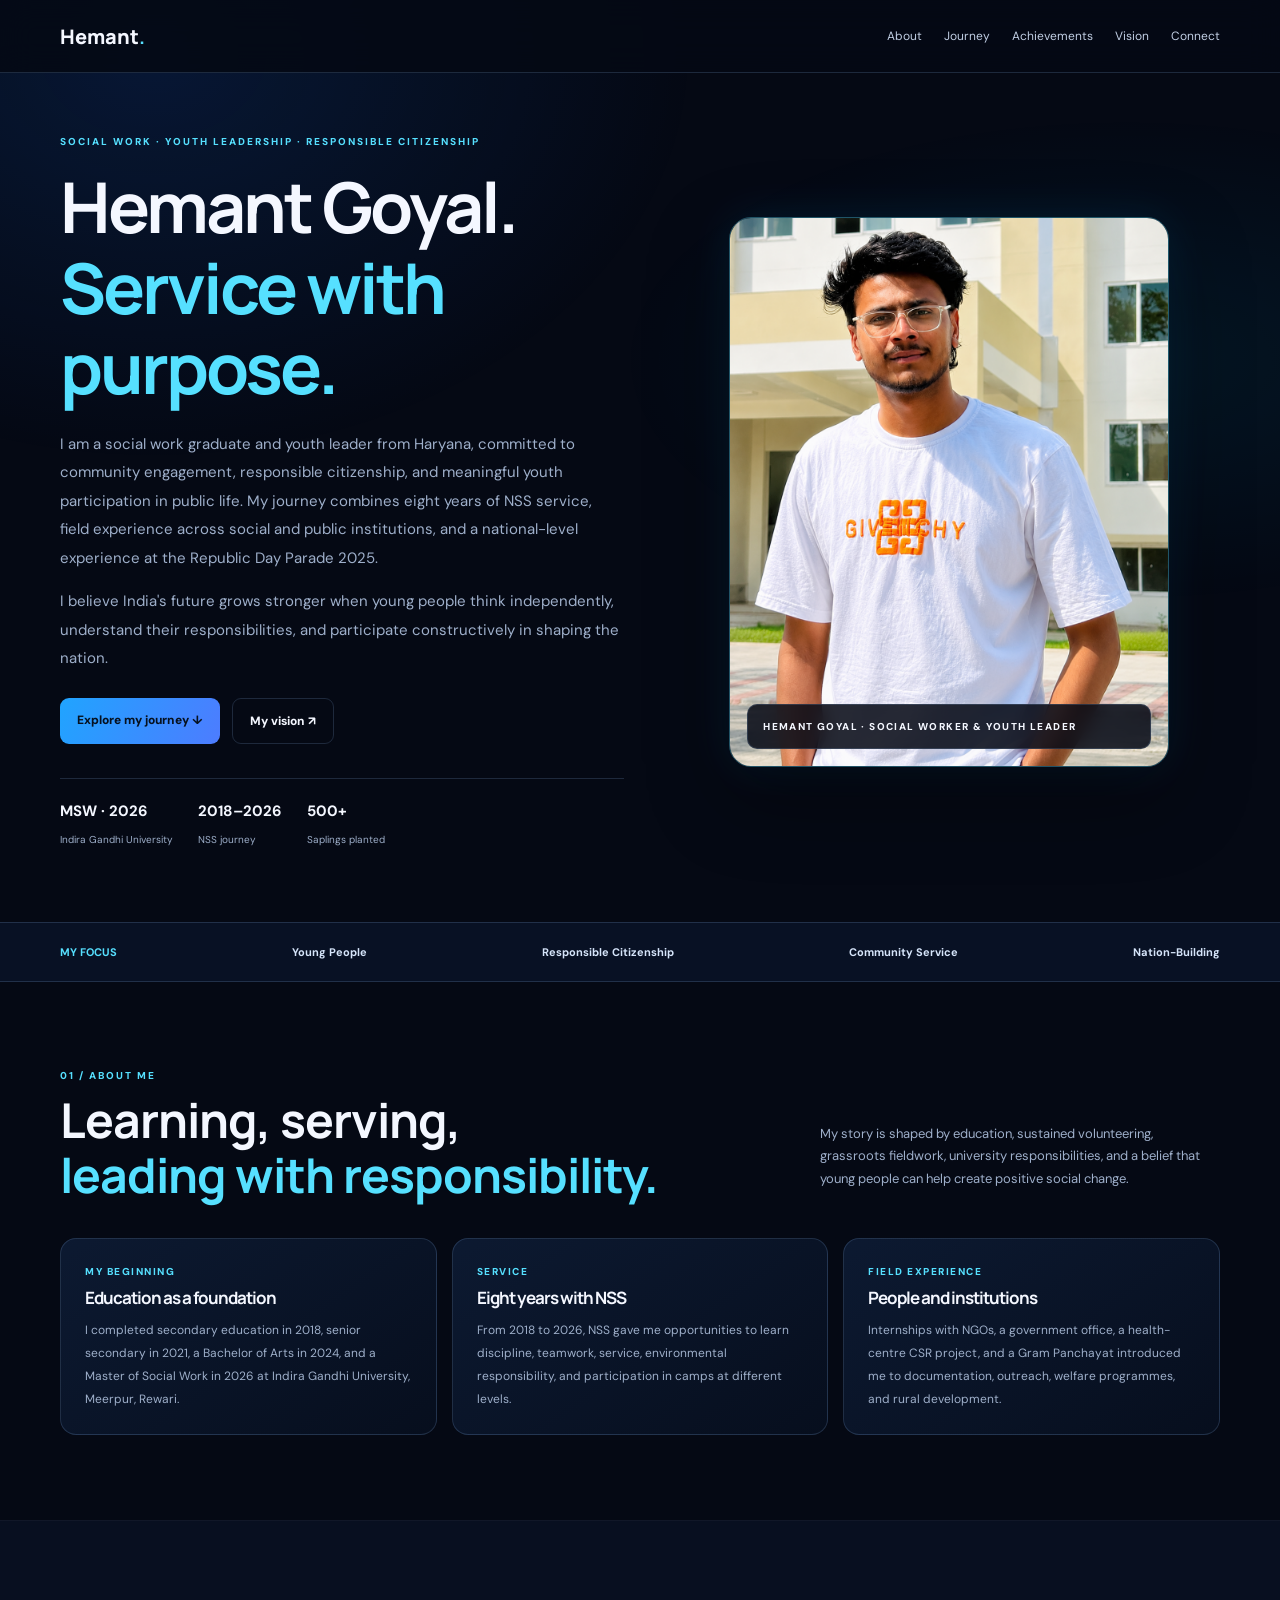
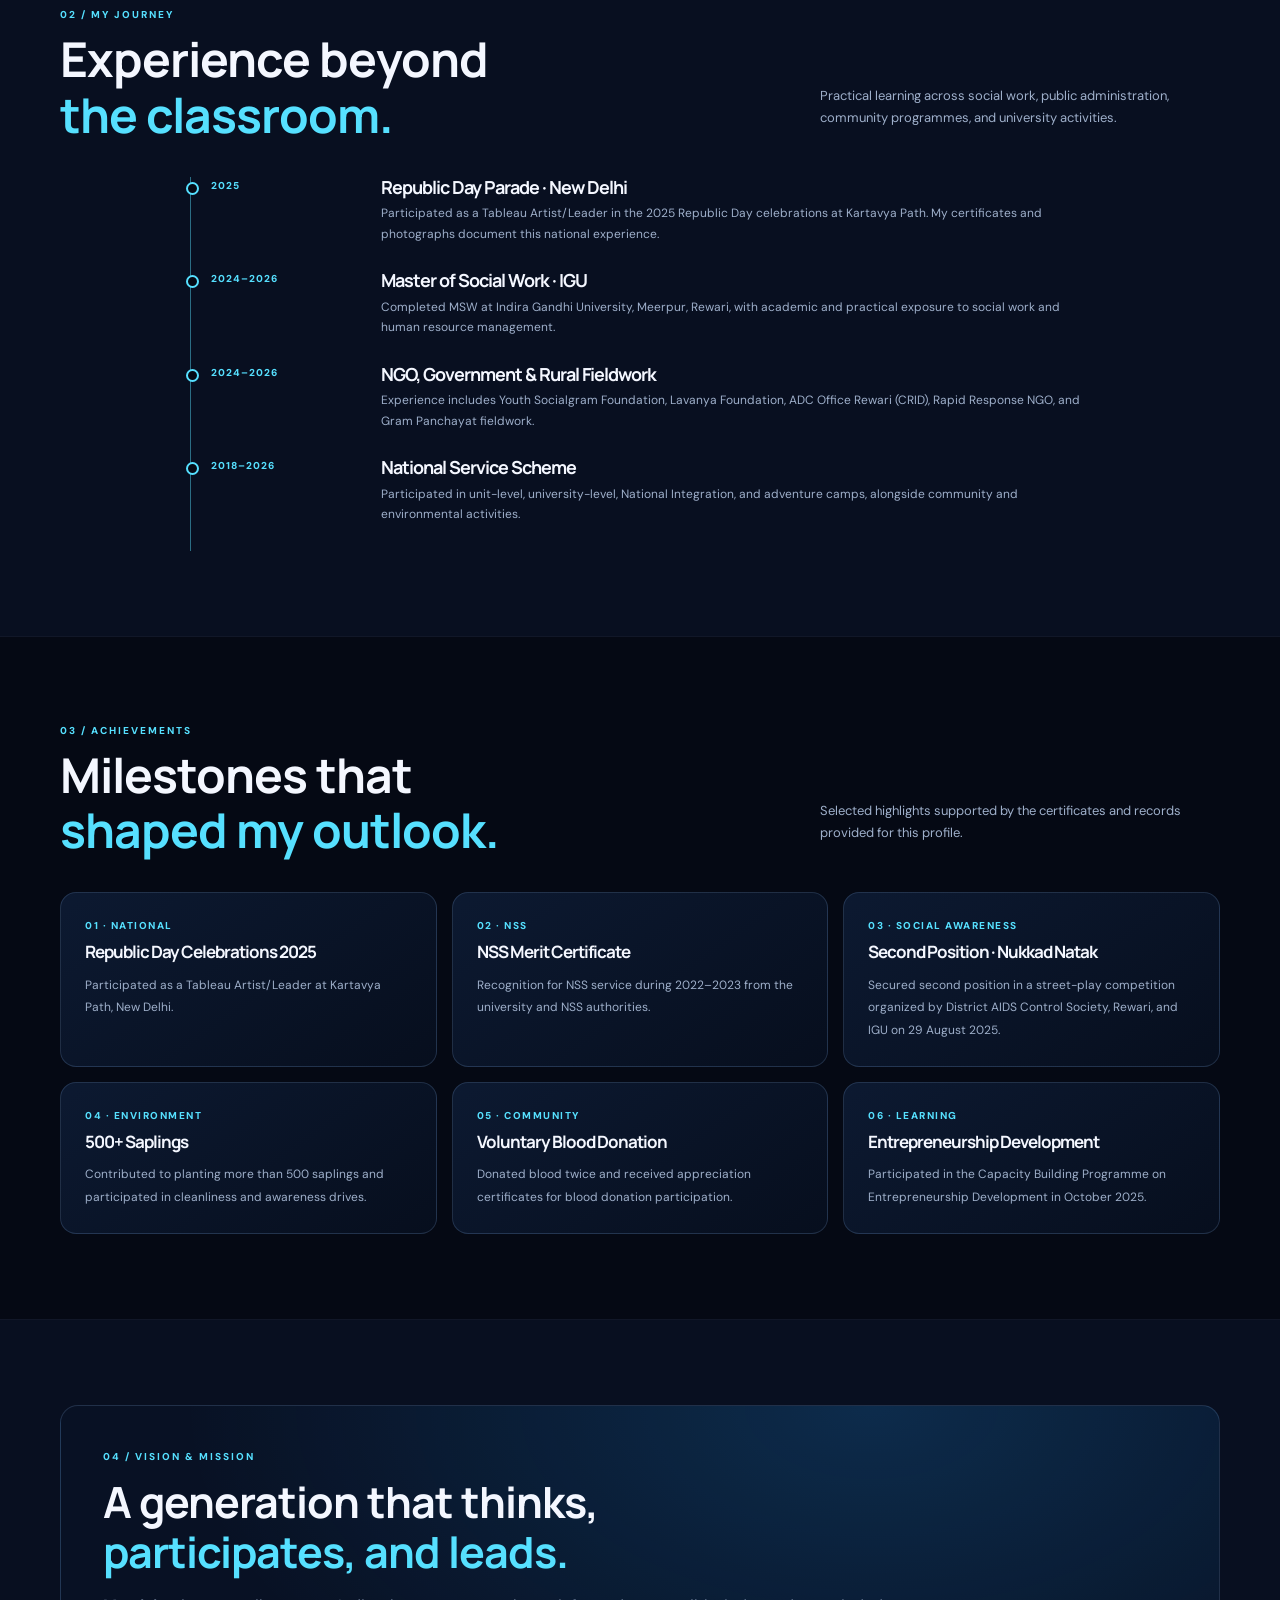
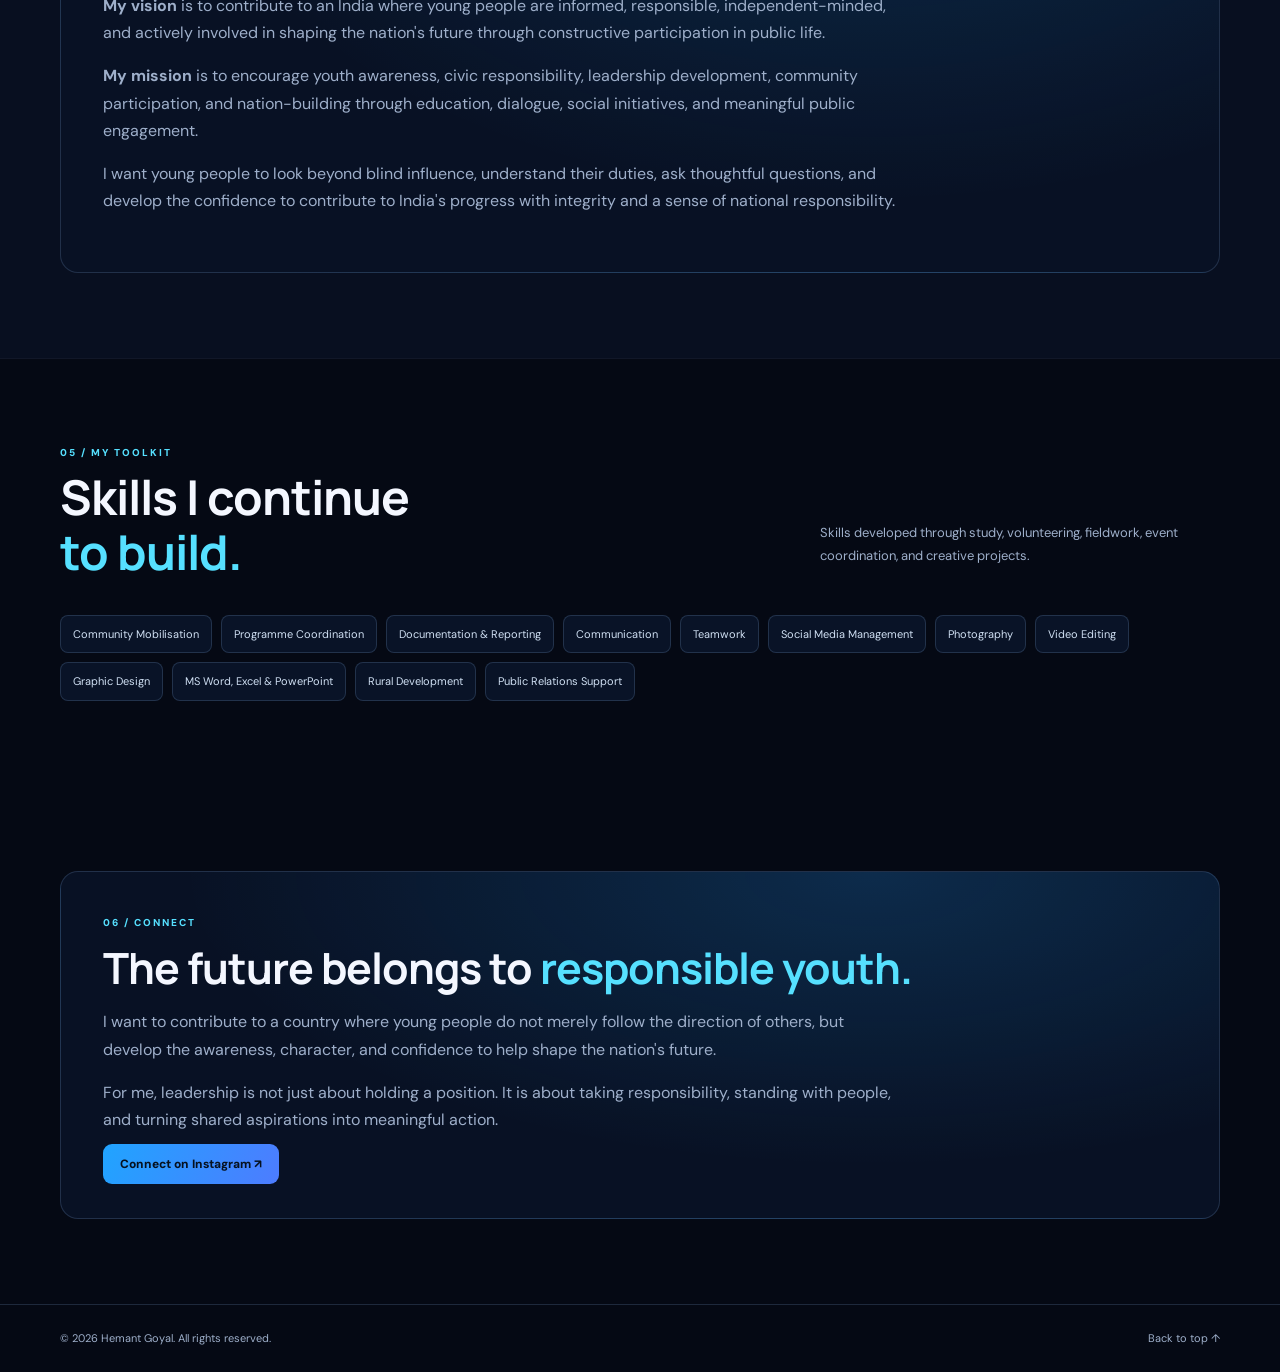
<file: index.html>
<!DOCTYPE html>
<html lang="en">
<head>
<meta charset="UTF-8">
<meta name="viewport" content="width=device-width, initial-scale=1.0">
<meta name="theme-color" content="#050914">
<meta name="description" content="Hemant Goyal is a social work graduate and youth leader focused on youth empowerment, community service, responsible citizenship and social development.">
<meta name="robots" content="index, follow">
<link rel="canonical" href="https://dilsehemant.github.io/Hemant-Kumar/">
<meta property="og:type" content="profile">
<meta property="og:title" content="Hemant Goyal | Social Worker & Youth Leader">
<meta property="og:description" content="Service with purpose. A journey in social work, youth leadership and community impact.">
<meta property="og:url" content="https://dilsehemant.github.io/Hemant-Kumar/">
<meta property="og:image" content="https://dilsehemant.github.io/Hemant-Kumar/Hemant%27s%20Photo.png">
<meta property="og:image:alt" content="Hemant Goyal">
<meta name="twitter:card" content="summary_large_image">
<meta name="twitter:title" content="Hemant Goyal | Social Worker & Youth Leader">
<meta name="twitter:description" content="Service with purpose. A journey in social work, youth leadership and community impact.">
<title>Hemant Goyal | Social Worker &amp; Youth Leader</title>
<link rel="preconnect" href="https://fonts.googleapis.com"><link rel="preconnect" href="https://fonts.gstatic.com" crossorigin>
<link href="https://fonts.googleapis.com/css2?family=DM+Sans:wght@400;500;600;700&family=Manrope:wght@400;500;600;700;800&display=swap" rel="stylesheet">
<style>
:root{--bg:#050914;--panel:#0b1427;--text:#f4f7ff;--muted:#9eafca;--blue:#20a4ff;--cyan:#56e0ff;--line:rgba(137,178,232,.19)}
*{box-sizing:border-box}html{scroll-behavior:smooth;scroll-padding-top:85px}body{margin:0;background:var(--bg);color:var(--text);font-family:'DM Sans',sans-serif;line-height:1.7}body:before{content:"";position:fixed;inset:0;pointer-events:none;z-index:-1;background:radial-gradient(ellipse at 12% 6%,rgba(22,113,255,.14),transparent 34%),radial-gradient(ellipse at 88% 40%,rgba(0,196,255,.07),transparent 32%)}a{color:inherit;text-decoration:none}.container{width:min(1160px,calc(100% - 42px));margin:auto}.header{position:sticky;top:0;z-index:5;background:rgba(5,9,20,.9);backdrop-filter:blur(16px);border-bottom:1px solid var(--line)}nav{min-height:72px;display:flex;align-items:center;justify-content:space-between;gap:20px}.brand{font:800 20px Manrope,sans-serif}.brand b{color:var(--cyan)}.links{display:flex;gap:22px;font-size:12px;color:#c1cee4}.links a:hover{color:var(--cyan)}.eyebrow{font-size:10px;letter-spacing:2px;text-transform:uppercase;font-weight:800;color:var(--cyan)}h1,h2,h3{font-family:Manrope,sans-serif;letter-spacing:-1px;line-height:1.15}h1{font-size:clamp(42px,5.7vw,70px);margin:16px 0 22px;letter-spacing:-3px}h1 span,h2 span{color:var(--cyan)}p{color:var(--muted)}.hero{min-height:650px;display:grid;grid-template-columns:1.02fr .98fr;align-items:center;gap:55px;padding-top:60px;padding-bottom:70px}.hero p{font-size:15px;line-height:1.9;max-width:610px}.actions{display:flex;gap:12px;flex-wrap:wrap;margin-top:25px}.btn{padding:12px 17px;border-radius:9px;background:linear-gradient(115deg,var(--blue),#4d7cff);color:#06111f;font-weight:800;font-size:12px}.btn.alt{border:1px solid var(--line);background:transparent;color:#f4f7ff}.hero-meta{display:flex;gap:25px;margin-top:34px;padding-top:20px;border-top:1px solid var(--line);flex-wrap:wrap}.hero-meta strong{display:block;font-size:15px}.hero-meta small{color:var(--muted);font-size:10px}.portrait-wrap{position:relative;max-width:440px;margin:auto}.portrait{display:block;width:100%;aspect-ratio:4/5;object-fit:cover;object-position:center 22%;border-radius:22px;border:1px solid rgba(86,224,255,.35);box-shadow:0 30px 80px rgba(0,0,0,.4),0 0 45px rgba(32,164,255,.12)}.portrait-label{position:absolute;bottom:18px;left:18px;right:18px;padding:13px 15px;background:rgba(5,9,20,.86);backdrop-filter:blur(10px);border:1px solid var(--line);border-radius:10px;font-size:10px;letter-spacing:1.4px;font-weight:800}.strip{border-block:1px solid var(--line);background:#081124;padding:20px 0}.strip-inner{display:flex;justify-content:space-between;gap:16px;flex-wrap:wrap;font-size:11px;font-weight:700;color:#d6e5fa}.strip span{color:var(--cyan)}section.content{padding:85px 0}.heading{display:flex;justify-content:space-between;align-items:end;gap:35px;margin-bottom:35px}.heading h2{font-size:clamp(30px,4vw,48px);margin:8px 0 0}.heading p{max-width:400px;font-size:13px}.grid{display:grid;grid-template-columns:repeat(3,1fr);gap:15px}.card{background:linear-gradient(145deg,rgba(13,27,51,.94),rgba(7,15,30,.95));border:1px solid var(--line);border-radius:16px;padding:24px}.card h3{font-size:17px;margin:8px 0}.card p{font-size:12px;line-height:1.9;margin-bottom:0}.num{font-size:10px;letter-spacing:1.5px;color:var(--cyan);font-weight:800}.muted-section{background:#080f20;border-block:1px solid rgba(255,255,255,.035)}.timeline{max-width:900px;margin:auto}.item{display:grid;grid-template-columns:145px 1fr;gap:25px;padding:0 0 26px 20px;border-left:1px solid rgba(86,224,255,.45);position:relative}.item:before{content:"";position:absolute;left:-5px;top:5px;width:9px;height:9px;background:var(--bg);border:2px solid var(--cyan);border-radius:50%}.date{font-size:10px;letter-spacing:1px;color:var(--cyan);font-weight:800}.item h3{font-size:18px;margin:0 0 6px}.item p{font-size:12px;margin:0}.callout{padding:42px;border-radius:18px;background:radial-gradient(ellipse at 70% 0%,rgba(32,164,255,.18),transparent 60%),#081124;border:1px solid var(--line)}.callout h2{font-size:clamp(28px,4vw,43px);margin:12px 0}.callout p{max-width:800px}.skills{display:flex;flex-wrap:wrap;gap:9px}.skills span{padding:9px 12px;border:1px solid var(--line);border-radius:8px;background:rgba(12,25,47,.7);font-size:11px;color:#d0e0f4}.footer{border-top:1px solid var(--line);padding:24px 0;color:var(--muted);font-size:11px}.footer .container{display:flex;justify-content:space-between;gap:18px;flex-wrap:wrap}
@media(max-width:780px){.links{gap:10px}.links a:nth-child(n+3){display:none}.hero{grid-template-columns:1fr;gap:28px;padding-top:48px}.hero-copy{order:1}.portrait-wrap{order:2;width:min(100%,430px)}.portrait{aspect-ratio:4/4.6}.heading{display:block}.heading p{margin-top:14px}.grid{grid-template-columns:1fr 1fr}.item{grid-template-columns:1fr;gap:6px}.callout{padding:28px}}
@media(max-width:520px){.container{width:calc(100% - 30px)}.grid{grid-template-columns:1fr}.links a:nth-child(n+2){display:none}.hero-meta{gap:17px}.content{padding:65px 0!important}.strip-inner{justify-content:center}.strip-inner span{width:100%;text-align:center}}
@media(prefers-reduced-motion:reduce){html{scroll-behavior:auto}*{animation:none!important;transition:none!important}}
</style>
<script type="application/ld+json">{"@context":"https://schema.org","@type":"ProfilePage","mainEntity":{"@type":"Person","name":"Hemant Goyal","url":"https://dilsehemant.github.io/Hemant-Kumar/","image":"https://dilsehemant.github.io/Hemant-Kumar/Hemant%27s%20Photo.png","description":"Social work graduate and youth leader focused on youth empowerment, community service, responsible citizenship and social development.","sameAs":["https://www.instagram.com/dilsehemant/"]}}</script>
</head>
<body>
<header class="header"><nav class="container"><a class="brand" href="#home">Hemant<b>.</b></a><div class="links"><a href="#about">About</a><a href="#journey">Journey</a><a href="#achievements">Achievements</a><a href="#vision">Vision</a><a href="#contact">Connect</a></div></nav></header>
<main>
<section class="hero container" id="home"><div class="hero-copy"><div class="eyebrow">Social Work · Youth Leadership · Responsible Citizenship</div><h1>Hemant Goyal.<br><span>Service with purpose.</span></h1>
<p>I am a social work graduate and youth leader from Haryana, committed to community engagement, responsible citizenship, and meaningful youth participation in public life. My journey combines eight years of NSS service, field experience across social and public institutions, and a national-level experience at the Republic Day Parade 2025.</p><p>I believe India's future grows stronger when young people think independently, understand their responsibilities, and participate constructively in shaping the nation.</p>
<div class="actions"><a class="btn" href="#journey">Explore my journey ↓</a><a class="btn alt" href="#vision">My vision ↗</a></div><div class="hero-meta"><div><strong>MSW · 2026</strong><small>Indira Gandhi University</small></div><div><strong>2018–2026</strong><small>NSS journey</small></div><div><strong>500+</strong><small>Saplings planted</small></div></div></div>
<div class="portrait-wrap"><img class="portrait" src="Hemant%27s%20Photo.png" alt="Hemant Goyal profile portrait"><div class="portrait-label">HEMANT GOYAL · SOCIAL WORKER &amp; YOUTH LEADER</div></div></section>
<div class="strip"><div class="container strip-inner"><span>MY FOCUS</span><div>Young People</div><div>Responsible Citizenship</div><div>Community Service</div><div>Nation-Building</div></div></div>
<section class="content container" id="about"><div class="heading"><div><div class="eyebrow">01 / ABOUT ME</div><h2>Learning, serving,<br><span>leading with responsibility.</span></h2></div><p>My story is shaped by education, sustained volunteering, grassroots fieldwork, university responsibilities, and a belief that young people can help create positive social change.</p></div><div class="grid">
<article class="card"><div class="num">MY BEGINNING</div><h3>Education as a foundation</h3><p>I completed secondary education in 2018, senior secondary in 2021, a Bachelor of Arts in 2024, and a Master of Social Work in 2026 at Indira Gandhi University, Meerpur, Rewari.</p></article>
<article class="card"><div class="num">SERVICE</div><h3>Eight years with NSS</h3><p>From 2018 to 2026, NSS gave me opportunities to learn discipline, teamwork, service, environmental responsibility, and participation in camps at different levels.</p></article>
<article class="card"><div class="num">FIELD EXPERIENCE</div><h3>People and institutions</h3><p>Internships with NGOs, a government office, a health-centre CSR project, and a Gram Panchayat introduced me to documentation, outreach, welfare programmes, and rural development.</p></article></div></section>
<section class="content muted-section" id="journey"><div class="container"><div class="heading"><div><div class="eyebrow">02 / MY JOURNEY</div><h2>Experience beyond<br><span>the classroom.</span></h2></div><p>Practical learning across social work, public administration, community programmes, and university activities.</p></div><div class="timeline">
<div class="item"><div class="date">2025</div><div><h3>Republic Day Parade · New Delhi</h3><p>Participated as a Tableau Artist/Leader in the 2025 Republic Day celebrations at Kartavya Path. My certificates and photographs document this national experience.</p></div></div>
<div class="item"><div class="date">2024–2026</div><div><h3>Master of Social Work · IGU</h3><p>Completed MSW at Indira Gandhi University, Meerpur, Rewari, with academic and practical exposure to social work and human resource management.</p></div></div>
<div class="item"><div class="date">2024–2026</div><div><h3>NGO, Government &amp; Rural Fieldwork</h3><p>Experience includes Youth Socialgram Foundation, Lavanya Foundation, ADC Office Rewari (CRID), Rapid Response NGO, and Gram Panchayat fieldwork.</p></div></div>
<div class="item"><div class="date">2018–2026</div><div><h3>National Service Scheme</h3><p>Participated in unit-level, university-level, National Integration, and adventure camps, alongside community and environmental activities.</p></div></div></div></div></section>
<section class="content container" id="achievements"><div class="heading"><div><div class="eyebrow">03 / ACHIEVEMENTS</div><h2>Milestones that<br><span>shaped my outlook.</span></h2></div><p>Selected highlights supported by the certificates and records provided for this profile.</p></div><div class="grid">
<article class="card"><div class="num">01 · NATIONAL</div><h3>Republic Day Celebrations 2025</h3><p>Participated as a Tableau Artist/Leader at Kartavya Path, New Delhi.</p></article>
<article class="card"><div class="num">02 · NSS</div><h3>NSS Merit Certificate</h3><p>Recognition for NSS service during 2022–2023 from the university and NSS authorities.</p></article>
<article class="card"><div class="num">03 · SOCIAL AWARENESS</div><h3>Second Position · Nukkad Natak</h3><p>Secured second position in a street-play competition organized by District AIDS Control Society, Rewari, and IGU on 29 August 2025.</p></article>
<article class="card"><div class="num">04 · ENVIRONMENT</div><h3>500+ Saplings</h3><p>Contributed to planting more than 500 saplings and participated in cleanliness and awareness drives.</p></article>
<article class="card"><div class="num">05 · COMMUNITY</div><h3>Voluntary Blood Donation</h3><p>Donated blood twice and received appreciation certificates for blood donation participation.</p></article>
<article class="card"><div class="num">06 · LEARNING</div><h3>Entrepreneurship Development</h3><p>Participated in the Capacity Building Programme on Entrepreneurship Development in October 2025.</p></article></div></section>
<section class="content muted-section" id="vision"><div class="container"><div class="callout"><div class="eyebrow">04 / VISION &amp; MISSION</div><h2>A generation that thinks,<br><span>participates, and leads.</span></h2><p><strong>My vision</strong> is to contribute to an India where young people are informed, responsible, independent-minded, and actively involved in shaping the nation's future through constructive participation in public life.</p><p><strong>My mission</strong> is to encourage youth awareness, civic responsibility, leadership development, community participation, and nation-building through education, dialogue, social initiatives, and meaningful public engagement.</p><p>I want young people to look beyond blind influence, understand their duties, ask thoughtful questions, and develop the confidence to contribute to India's progress with integrity and a sense of national responsibility.</p></div></div></section>
<section class="content container"><div class="heading"><div><div class="eyebrow">05 / MY TOOLKIT</div><h2>Skills I continue<br><span>to build.</span></h2></div><p>Skills developed through study, volunteering, fieldwork, event coordination, and creative projects.</p></div><div class="skills"><span>Community Mobilisation</span><span>Programme Coordination</span><span>Documentation &amp; Reporting</span><span>Communication</span><span>Teamwork</span><span>Social Media Management</span><span>Photography</span><span>Video Editing</span><span>Graphic Design</span><span>MS Word, Excel &amp; PowerPoint</span><span>Rural Development</span><span>Public Relations Support</span></div></section>
<section class="content container" id="contact"><div class="callout"><div class="eyebrow">06 / CONNECT</div><h2>The future belongs to <span>responsible youth.</span></h2><p>I want to contribute to a country where young people do not merely follow the direction of others, but develop the awareness, character, and confidence to help shape the nation's future.</p><p>For me, leadership is not just about holding a position. It is about taking responsibility, standing with people, and turning shared aspirations into meaningful action.</p><a class="btn" href="https://www.instagram.com/dilsehemant/" target="_blank" rel="noopener noreferrer">Connect on Instagram ↗</a></div></section>
</main><footer class="footer"><div class="container"><span>© 2026 Hemant Goyal. All rights reserved.</span><a href="#home">Back to top ↑</a></div></footer>
</body></html>
</file>
